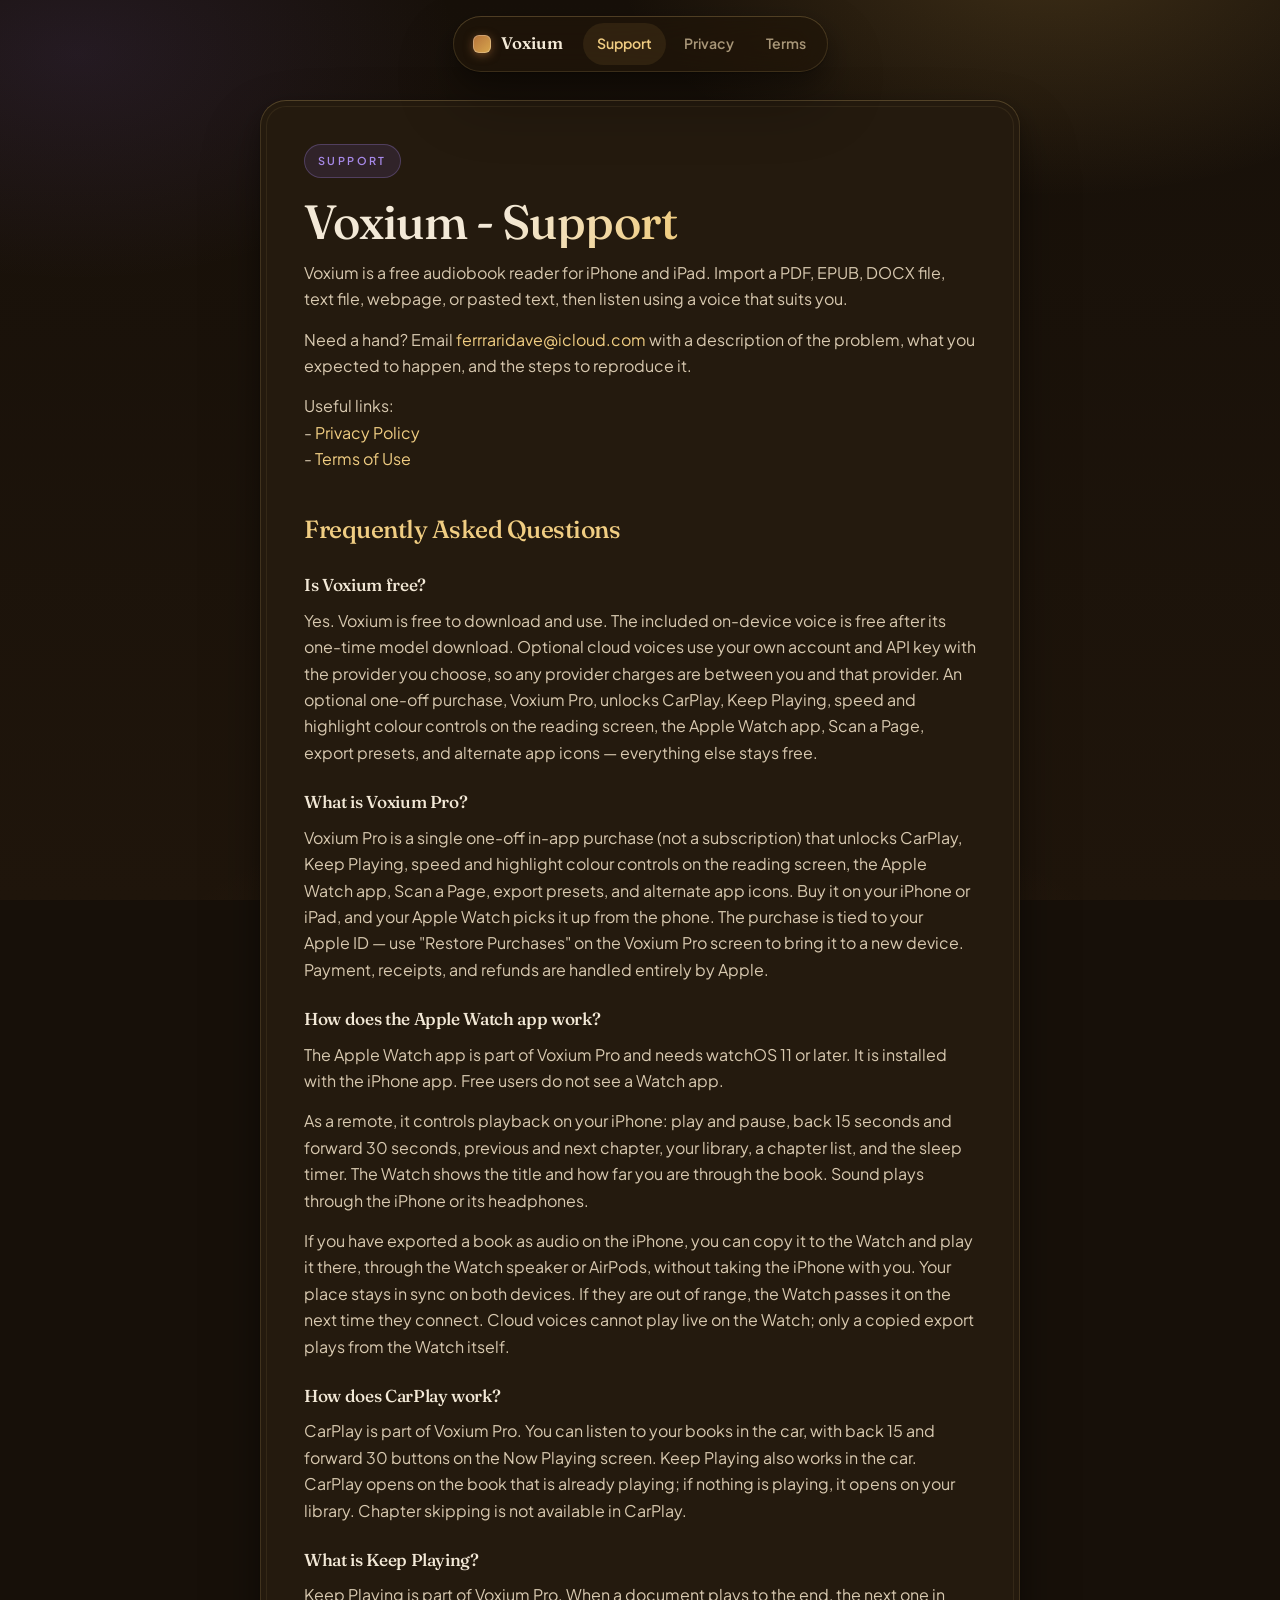
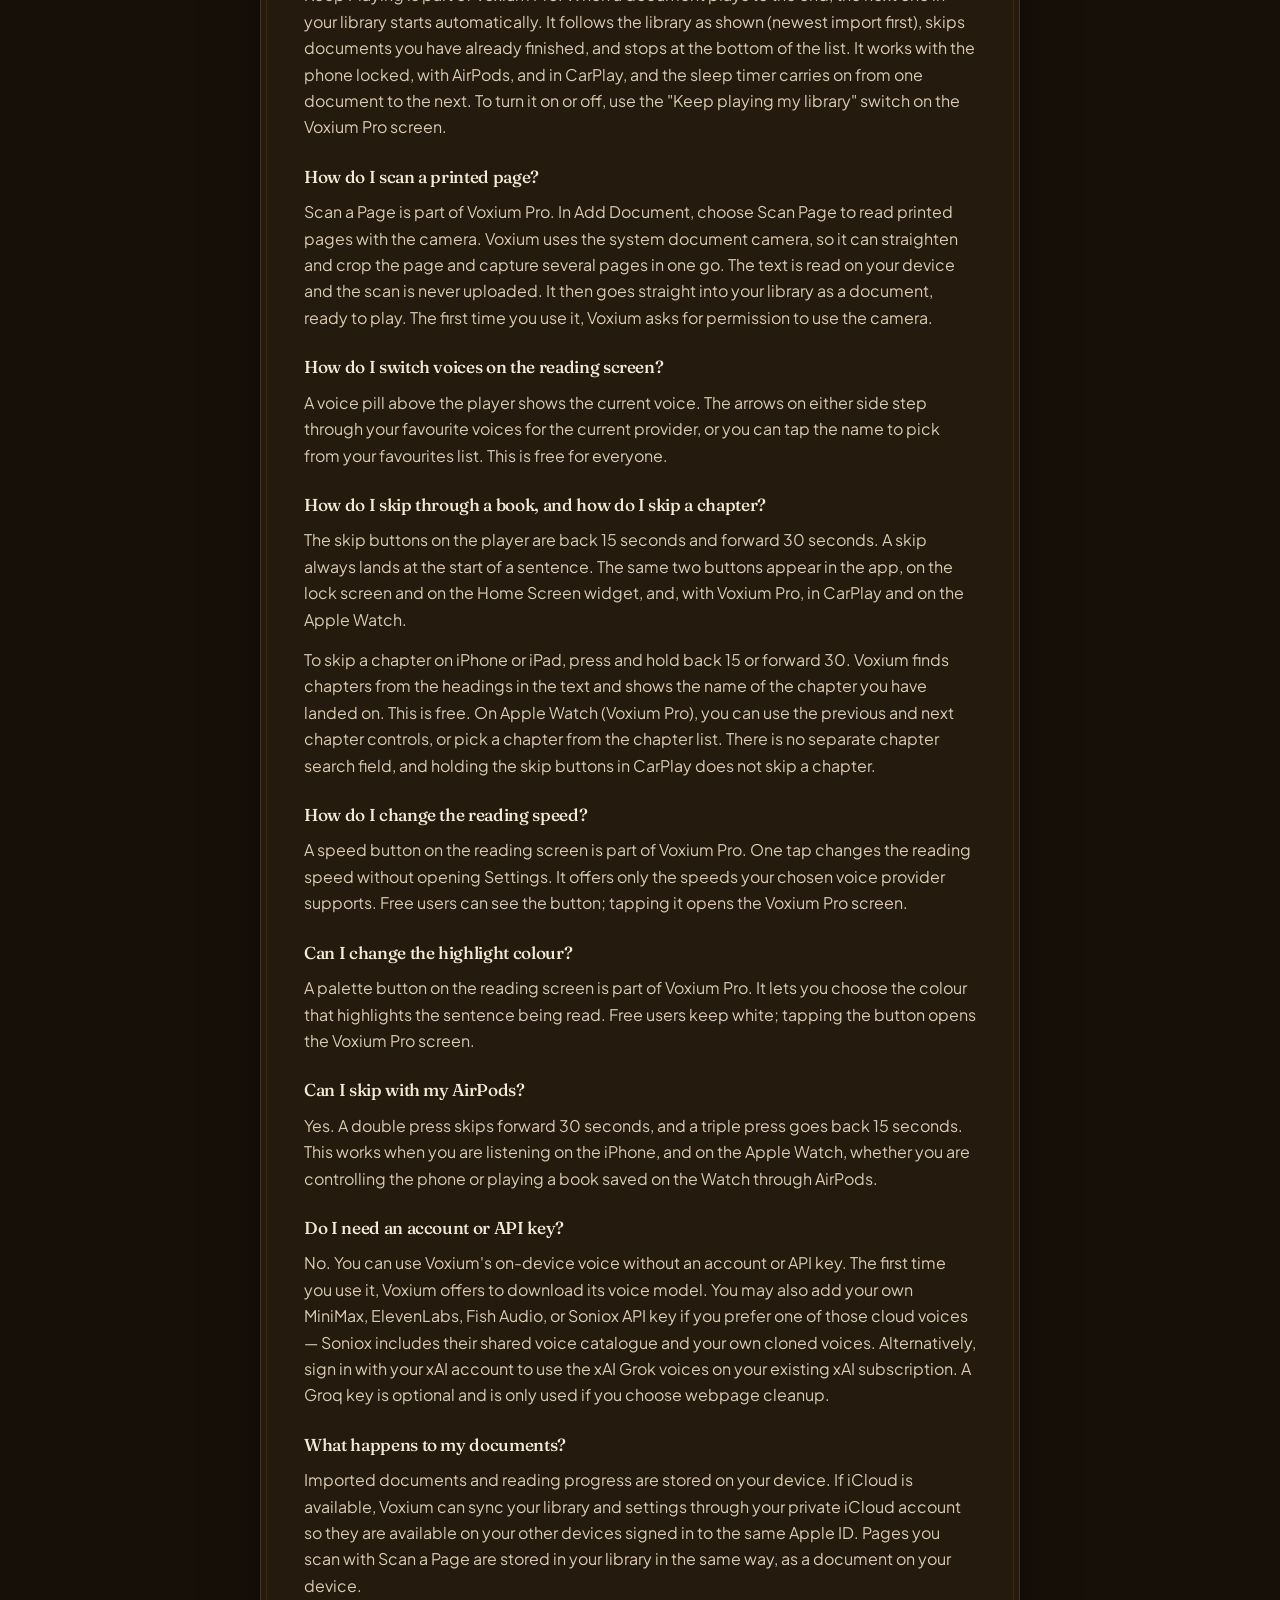
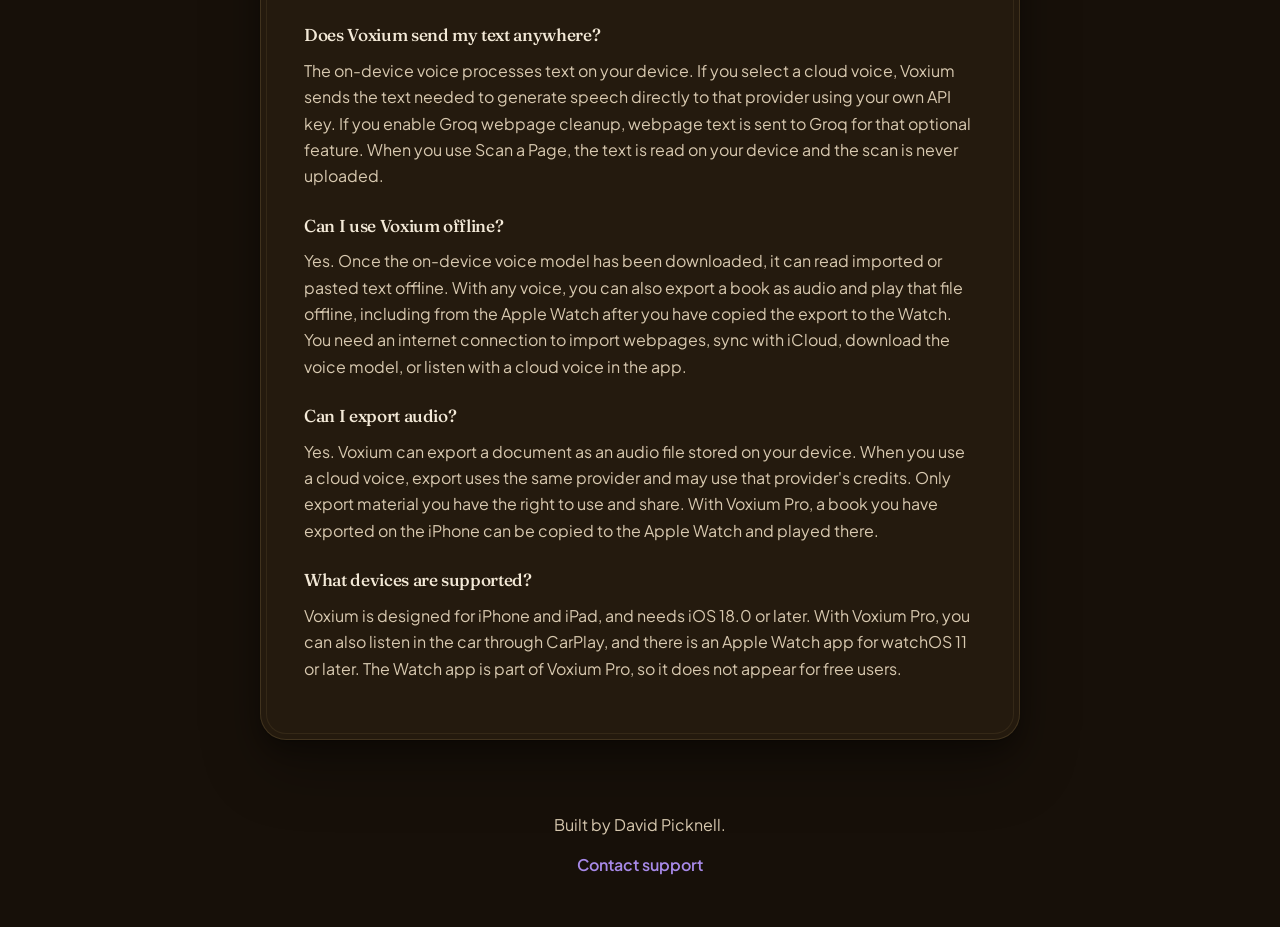
<file: index.html>
<!DOCTYPE html>
<html lang="en">
<head>
    <meta charset="UTF-8" />
    <meta name="viewport" content="width=device-width, initial-scale=1.0" />
    <meta name="description" content="Support for Voxium." />
    <title>Voxium — Support</title>
    <link rel="stylesheet" href="styles.css?v=4" />
</head>
<body>
<nav class="navbar">
    <div class="navbar-inner">
        <a href="index.html" class="navbar-brand"><span class="brand-dot"></span> Voxium</a>
        <div class="navbar-links">
            <a href="index.html" class="active">Support</a>
            <a href="privacy-policy.html">Privacy</a>
            <a href="terms.html">Terms</a>
        </div>
    </div>
</nav>

<main class="page">
    <span class="eyebrow">Support</span>
    <h1>Voxium - Support</h1>

    <p>
        Voxium is a free audiobook reader for iPhone and iPad. Import a PDF, EPUB, DOCX file, text file,
        webpage, or pasted text, then listen using a voice that suits you.
    </p>

    <p>
        Need a hand? Email <a href="mailto:ferrraridave@icloud.com">ferrraridave@icloud.com</a> with a
        description of the problem, what you expected to happen, and the steps to reproduce it.
    </p>

    <p>
        Useful links:<br>
        - <a href="privacy-policy.html">Privacy Policy</a><br>
        - <a href="terms.html">Terms of Use</a>
    </p>

    <h2>Frequently Asked Questions</h2>

    <h3>Is Voxium free?</h3>
    <p>
        Yes. Voxium is free to download and use. The included on-device voice is free after its one-time
        model download. Optional cloud voices use your own account and API key with the provider you choose,
        so any provider charges are between you and that provider. An optional one-off purchase, Voxium Pro,
        unlocks CarPlay, Keep Playing, speed and highlight colour controls on the reading screen, the Apple
        Watch app, Scan a Page, export presets, and alternate app icons — everything else stays free.
    </p>

    <h3>What is Voxium Pro?</h3>
    <p>
        Voxium Pro is a single one-off in-app purchase (not a subscription) that unlocks CarPlay, Keep
        Playing, speed and highlight colour controls on the reading screen, the Apple Watch app, Scan a
        Page, export presets, and alternate app icons. Buy it on your iPhone or iPad, and your Apple Watch
        picks it up from the phone. The purchase is tied to your Apple&nbsp;ID — use
        "Restore Purchases" on the Voxium Pro screen to bring it to a new device. Payment, receipts, and
        refunds are handled entirely by Apple.
    </p>

    <h3>How does the Apple Watch app work?</h3>
    <p>
        The Apple Watch app is part of Voxium Pro and needs watchOS 11 or later. It is installed with the
        iPhone app. Free users do not see a Watch app.
    </p>
    <p>
        As a remote, it controls playback on your iPhone: play and pause, back 15 seconds and forward
        30 seconds, previous and next chapter, your library, a chapter list, and the sleep timer. The Watch
        shows the title and how far you are through the book. Sound plays through the iPhone or its
        headphones.
    </p>
    <p>
        If you have exported a book as audio on the iPhone, you can copy it to the Watch and play it there,
        through the Watch speaker or AirPods, without taking the iPhone with you. Your place stays in
        sync on both devices. If they are out of range, the Watch passes it on the next time they
        connect. Cloud voices cannot play live on the Watch; only a copied export plays from the Watch
        itself.
    </p>

    <h3>How does CarPlay work?</h3>
    <p>
        CarPlay is part of Voxium Pro. You can listen to your books in the car, with back 15 and forward 30
        buttons on the Now Playing screen. Keep Playing also works in the car. CarPlay opens on the book
        that is already playing; if nothing is playing, it opens on your library. Chapter skipping is not
        available in CarPlay.
    </p>

    <h3>What is Keep Playing?</h3>
    <p>
        Keep Playing is part of Voxium Pro. When a document plays to the end, the next one in your library
        starts automatically. It follows the library as shown (newest import first), skips documents you
        have already finished, and stops at the bottom of the list. It works with the phone locked, with
        AirPods, and in CarPlay, and the sleep timer carries on from one document to the next. To turn it
        on or off, use the "Keep playing my library" switch on the Voxium Pro screen.
    </p>

    <h3>How do I scan a printed page?</h3>
    <p>
        Scan a Page is part of Voxium Pro. In Add Document, choose Scan Page to read printed pages with the
        camera. Voxium uses the system document camera, so it can straighten and crop the page and capture
        several pages in one go. The text is read on your device and the scan is never uploaded. It then
        goes straight into your library as a document, ready to play. The first time you use it, Voxium
        asks for permission to use the camera.
    </p>

    <h3>How do I switch voices on the reading screen?</h3>
    <p>
        A voice pill above the player shows the current voice. The arrows on either side step through your
        favourite voices for the current provider, or you can tap the name to pick from your favourites
        list. This is free for everyone.
    </p>

    <h3>How do I skip through a book, and how do I skip a chapter?</h3>
    <p>
        The skip buttons on the player are back 15 seconds and forward 30 seconds. A skip always lands at
        the start of a sentence. The same two buttons appear in the app, on the lock screen and on the
        Home Screen widget, and, with Voxium Pro, in CarPlay and on the Apple Watch.
    </p>
    <p>
        To skip a chapter on iPhone or iPad, press and hold back 15 or forward 30. Voxium finds chapters
        from the headings in the text and shows the name of the chapter you have landed on. This is free.
        On Apple Watch (Voxium Pro), you can use the previous and next chapter controls, or pick a chapter
        from the chapter list. There is no separate chapter search field, and holding the skip buttons in
        CarPlay does not skip a chapter.
    </p>

    <h3>How do I change the reading speed?</h3>
    <p>
        A speed button on the reading screen is part of Voxium Pro. One tap changes the reading speed
        without opening Settings. It offers only the speeds your chosen voice provider supports. Free
        users can see the button; tapping it opens the Voxium Pro screen.
    </p>

    <h3>Can I change the highlight colour?</h3>
    <p>
        A palette button on the reading screen is part of Voxium Pro. It lets you choose the colour that
        highlights the sentence being read. Free users keep white; tapping the button opens the Voxium Pro
        screen.
    </p>

    <h3>Can I skip with my AirPods?</h3>
    <p>
        Yes. A double press skips forward 30 seconds, and a triple press goes back 15 seconds. This works
        when you are listening on the iPhone, and on the Apple Watch, whether you are controlling the phone
        or playing a book saved on the Watch through AirPods.
    </p>

    <h3>Do I need an account or API key?</h3>
    <p>
        No. You can use Voxium's on-device voice without an account or API key. The first time you use it,
        Voxium offers to download its voice model. You may also add your own MiniMax, ElevenLabs, Fish Audio,
        or Soniox API key if you prefer one of those cloud voices — Soniox includes their shared voice
        catalogue and your own cloned voices. Alternatively, sign in with your xAI account to use the
        xAI Grok voices on your existing xAI subscription. A Groq key is optional and is only used if you
        choose webpage cleanup.
    </p>

    <h3>What happens to my documents?</h3>
    <p>
        Imported documents and reading progress are stored on your device. If iCloud is available, Voxium can
        sync your library and settings through your private iCloud account so they are available on your other
        devices signed in to the same Apple ID. Pages you scan with Scan a Page are stored in your library in
        the same way, as a document on your device.
    </p>

    <h3>Does Voxium send my text anywhere?</h3>
    <p>
        The on-device voice processes text on your device. If you select a cloud voice, Voxium sends the text
        needed to generate speech directly to that provider using your own API key. If you enable Groq webpage
        cleanup, webpage text is sent to Groq for that optional feature. When you use Scan a Page, the text is
        read on your device and the scan is never uploaded.
    </p>

    <h3>Can I use Voxium offline?</h3>
    <p>
        Yes. Once the on-device voice model has been downloaded, it can read imported or pasted text offline.
        With any voice, you can also export a book as audio and play that file offline, including from the
        Apple Watch after you have copied the export to the Watch. You need an internet connection to import
        webpages, sync with iCloud, download the voice model, or listen with a cloud voice in the app.
    </p>

    <h3>Can I export audio?</h3>
    <p>
        Yes. Voxium can export a document as an audio file stored on your device. When you use a cloud voice,
        export uses the same provider and may use that provider's credits. Only export material you have the
        right to use and share. With Voxium Pro, a book you have exported on the iPhone can be copied to the
        Apple Watch and played there.
    </p>

    <h3>What devices are supported?</h3>
    <p>
        Voxium is designed for iPhone and iPad, and needs iOS 18.0 or later. With Voxium Pro, you can also
        listen in the car through CarPlay, and there is an Apple Watch app for watchOS 11 or later. The Watch
        app is part of Voxium Pro, so it does not appear for free users.
    </p>
</main>

<footer class="site-footer">
    <p>Built by David Picknell.</p>
    <p><a href="mailto:ferrraridave@icloud.com">Contact support</a></p>
</footer>
</body>
</html>
</file>
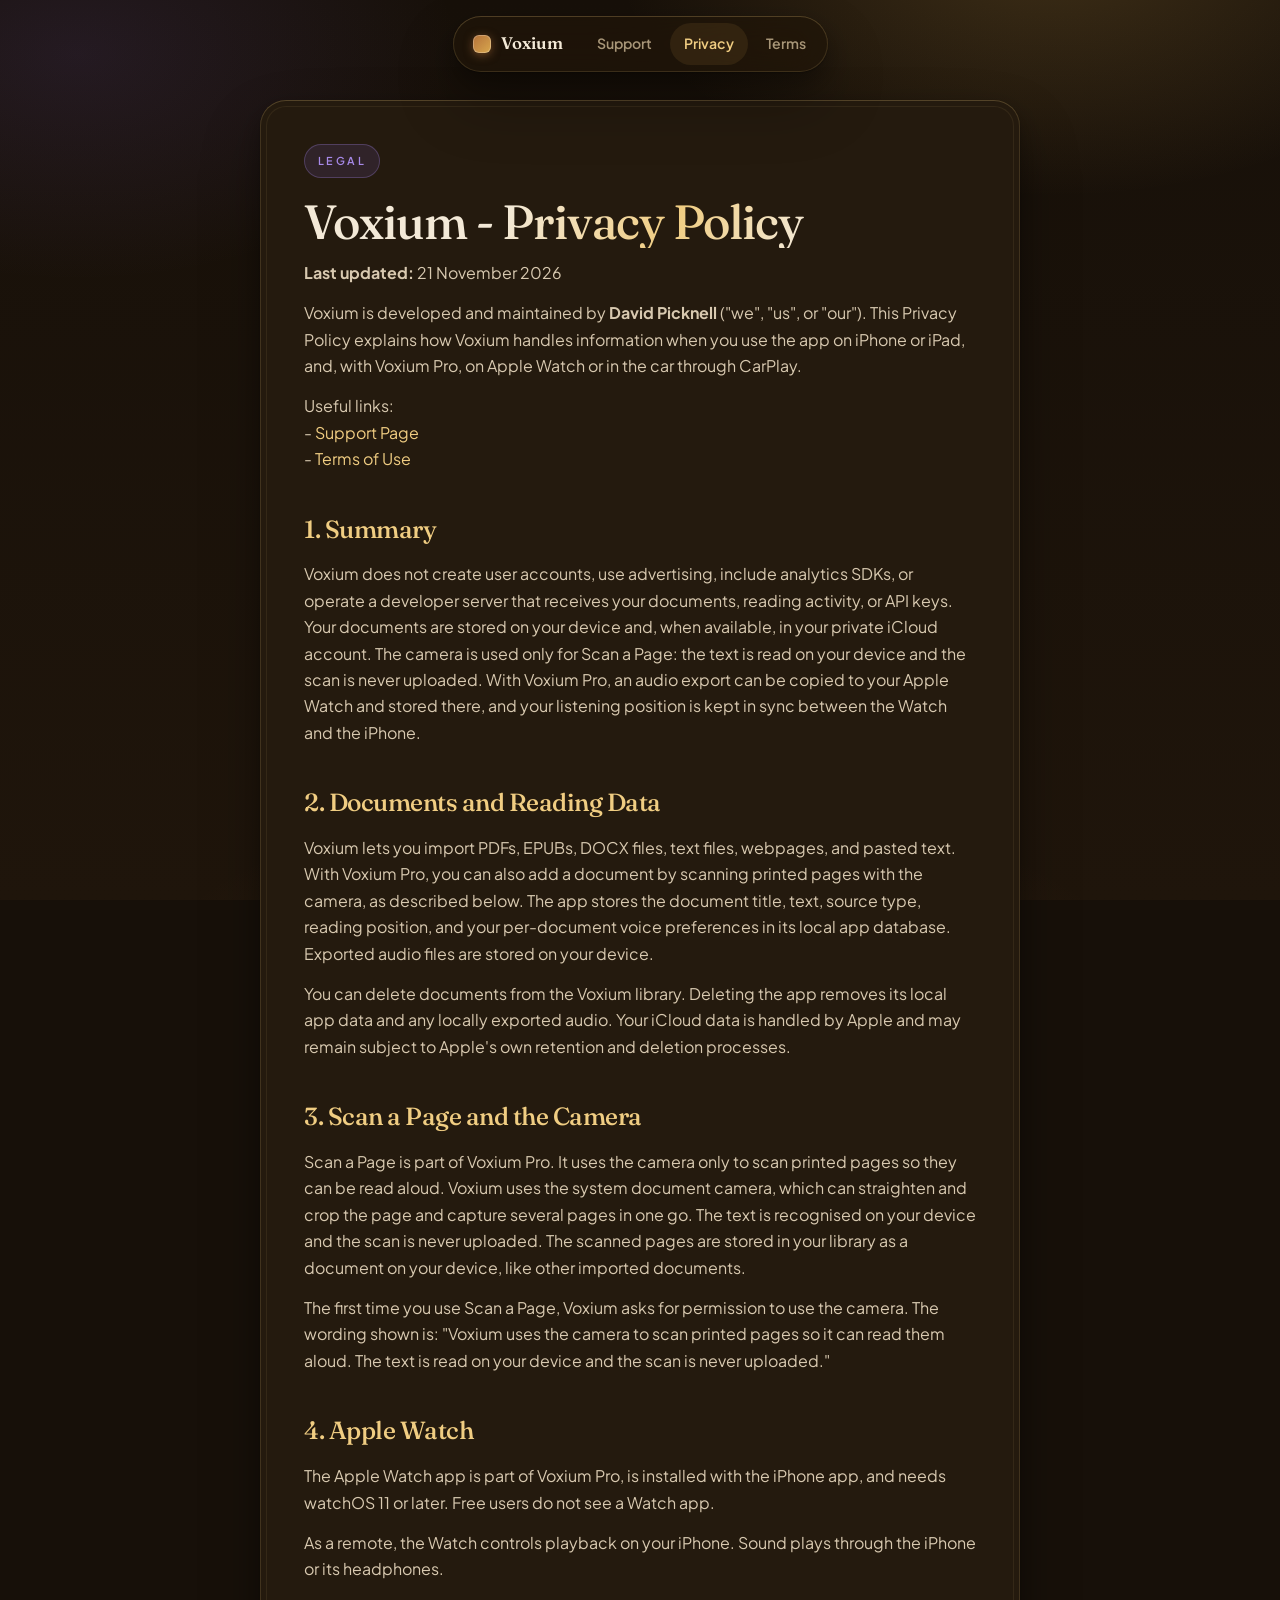
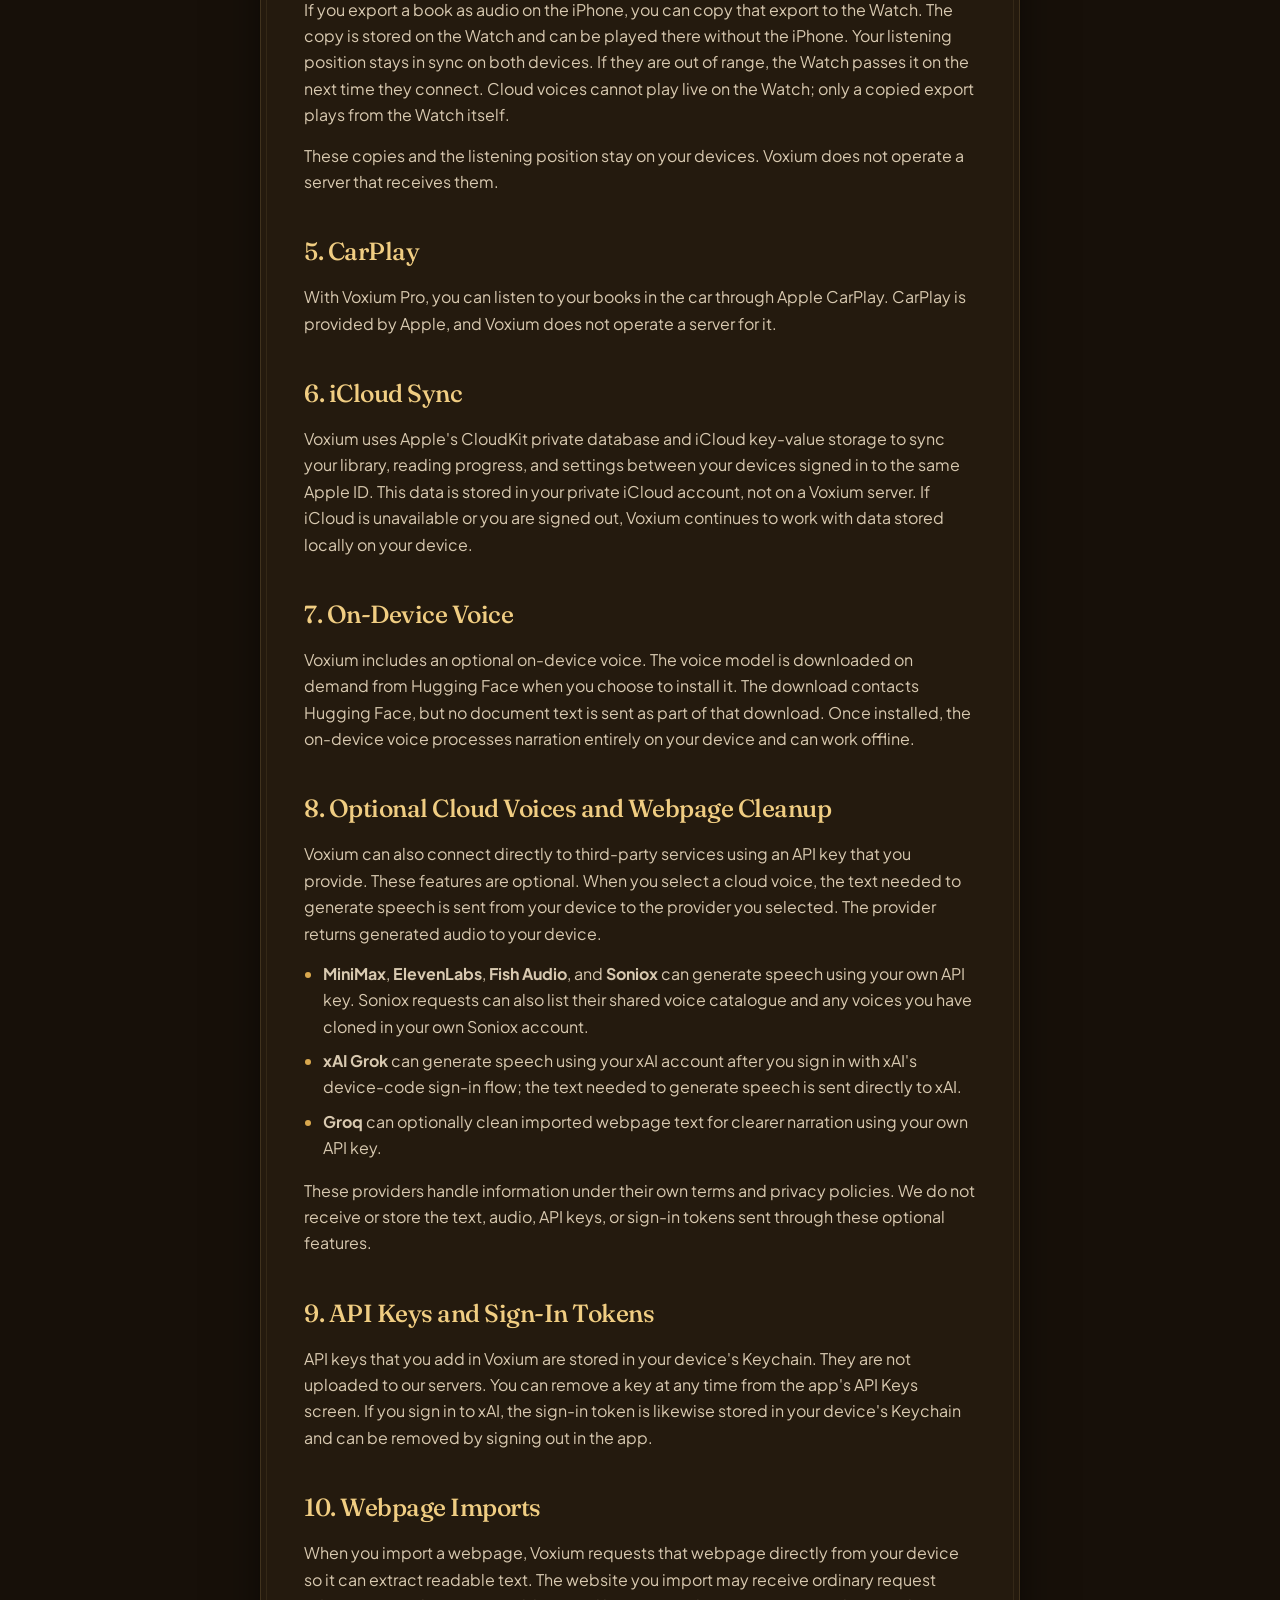
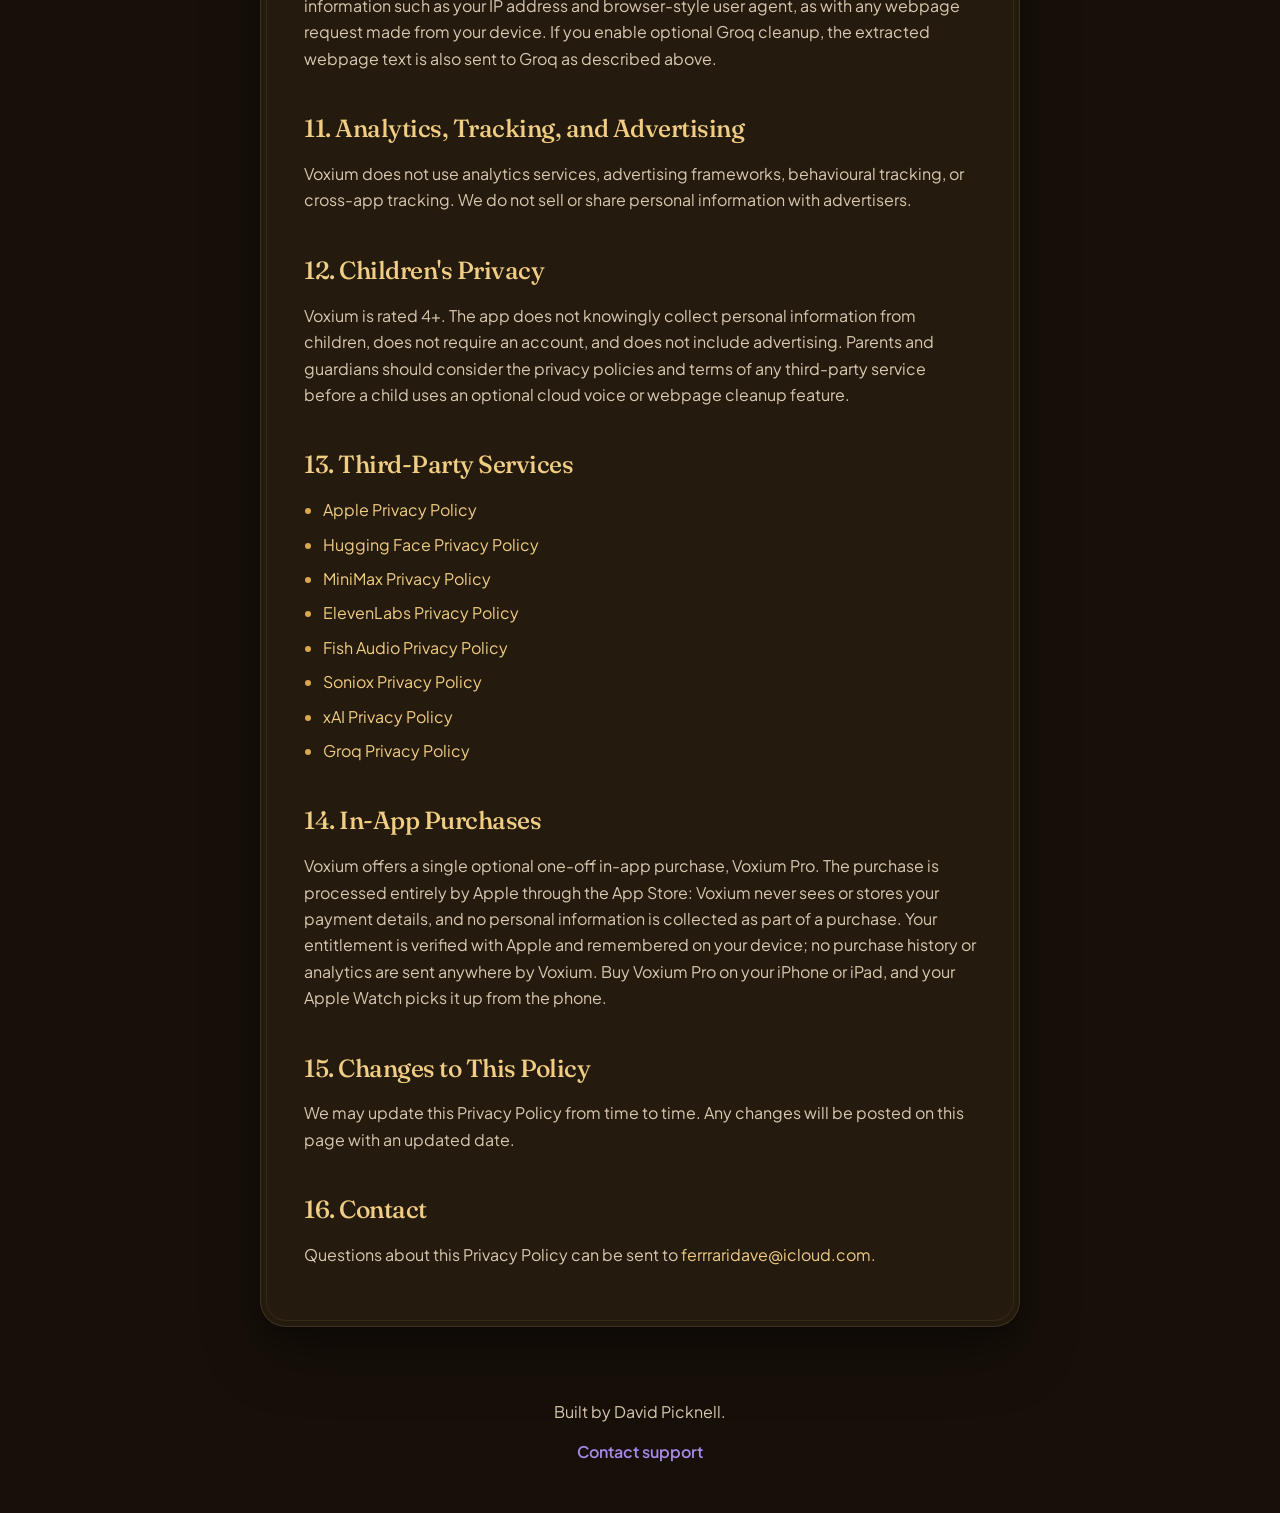
<file: privacy-policy.html>
<!DOCTYPE html>
<html lang="en">
<head>
    <meta charset="UTF-8" />
    <meta name="viewport" content="width=device-width, initial-scale=1.0" />
    <meta name="description" content="Privacy Policy for Voxium." />
    <title>Voxium — Privacy Policy</title>
    <link rel="stylesheet" href="styles.css?v=4" />
</head>
<body>
<nav class="navbar">
    <div class="navbar-inner">
        <a href="index.html" class="navbar-brand"><span class="brand-dot"></span> Voxium</a>
        <div class="navbar-links">
            <a href="index.html">Support</a>
            <a href="privacy-policy.html" class="active">Privacy</a>
            <a href="terms.html">Terms</a>
        </div>
    </div>
</nav>

<main class="page">
    <span class="eyebrow">Legal</span>
    <h1>Voxium - Privacy Policy</h1>
    <p><strong>Last updated:</strong> 21 November 2026</p>

    <p>
        Voxium is developed and maintained by <strong>David Picknell</strong> ("we", "us", or "our").
        This Privacy Policy explains how Voxium handles information when you use the app on iPhone or iPad,
        and, with Voxium Pro, on Apple Watch or in the car through CarPlay.
    </p>

    <p>
        Useful links:<br>
        - <a href="index.html">Support Page</a><br>
        - <a href="terms.html">Terms of Use</a>
    </p>

    <h2>1. Summary</h2>
    <p>
        Voxium does not create user accounts, use advertising, include analytics SDKs, or operate a developer
        server that receives your documents, reading activity, or API keys. Your documents are stored on your
        device and, when available, in your private iCloud account. The camera is used only for Scan a Page:
        the text is read on your device and the scan is never uploaded. With Voxium Pro, an audio export can
        be copied to your Apple Watch and stored there, and your listening position is kept in sync between
        the Watch and the iPhone.
    </p>

    <h2>2. Documents and Reading Data</h2>
    <p>
        Voxium lets you import PDFs, EPUBs, DOCX files, text files, webpages, and pasted text. With Voxium Pro,
        you can also add a document by scanning printed pages with the camera, as described below. The app stores
        the document title, text, source type, reading position, and your per-document voice preferences in its
        local app database. Exported audio files are stored on your device.
    </p>

    <p>
        You can delete documents from the Voxium library. Deleting the app removes its local app data and any
        locally exported audio. Your iCloud data is handled by Apple and may remain subject to Apple's own
        retention and deletion processes.
    </p>

    <h2>3. Scan a Page and the Camera</h2>
    <p>
        Scan a Page is part of Voxium Pro. It uses the camera only to scan printed pages so they can be read
        aloud. Voxium uses the system document camera, which can straighten and crop the page and capture
        several pages in one go. The text is recognised on your device and the scan is never uploaded. The
        scanned pages are stored in your library as a document on your device, like other imported documents.
    </p>
    <p>
        The first time you use Scan a Page, Voxium asks for permission to use the camera. The wording shown is:
        "Voxium uses the camera to scan printed pages so it can read them aloud. The text is read on your
        device and the scan is never uploaded."
    </p>

    <h2>4. Apple Watch</h2>
    <p>
        The Apple Watch app is part of Voxium Pro, is installed with the iPhone app, and needs watchOS 11 or
        later. Free users do not see a Watch app.
    </p>
    <p>
        As a remote, the Watch controls playback on your iPhone. Sound plays through the iPhone or its
        headphones.
    </p>
    <p>
        If you export a book as audio on the iPhone, you can copy that export to the Watch. The copy is stored
        on the Watch and can be played there without the iPhone. Your listening position stays in sync on
        both devices. If they are out of range, the Watch passes it on the next time they connect.
        Cloud voices cannot play live on the Watch; only a copied export plays from the Watch itself.
    </p>
    <p>
        These copies and the listening position stay on your devices. Voxium does not operate a server that
        receives them.
    </p>

    <h2>5. CarPlay</h2>
    <p>
        With Voxium Pro, you can listen to your books in the car through Apple CarPlay. CarPlay is provided by
        Apple, and Voxium does not operate a server for it.
    </p>

    <h2>6. iCloud Sync</h2>
    <p>
        Voxium uses Apple's CloudKit private database and iCloud key-value storage to sync your library,
        reading progress, and settings between your devices signed in to the same Apple ID. This data is stored
        in your private iCloud account, not on a Voxium server. If iCloud is unavailable or you are signed out,
        Voxium continues to work with data stored locally on your device.
    </p>

    <h2>7. On-Device Voice</h2>
    <p>
        Voxium includes an optional on-device voice. The voice model is downloaded on demand from Hugging Face
        when you choose to install it. The download contacts Hugging Face, but no document text is sent as part
        of that download. Once installed, the on-device voice processes narration entirely on your device and
        can work offline.
    </p>

    <h2>8. Optional Cloud Voices and Webpage Cleanup</h2>
    <p>
        Voxium can also connect directly to third-party services using an API key that you provide. These
        features are optional. When you select a cloud voice, the text needed to generate speech is sent from
        your device to the provider you selected. The provider returns generated audio to your device.
    </p>

    <ul>
        <li><strong>MiniMax</strong>, <strong>ElevenLabs</strong>, <strong>Fish Audio</strong>, and <strong>Soniox</strong> can generate speech using your own API key. Soniox requests can also list their shared voice catalogue and any voices you have cloned in your own Soniox account.</li>
        <li><strong>xAI Grok</strong> can generate speech using your xAI account after you sign in with xAI's device-code sign-in flow; the text needed to generate speech is sent directly to xAI.</li>
        <li><strong>Groq</strong> can optionally clean imported webpage text for clearer narration using your own API key.</li>
    </ul>

    <p>
        These providers handle information under their own terms and privacy policies. We do not receive or
        store the text, audio, API keys, or sign-in tokens sent through these optional features.
    </p>

    <h2>9. API Keys and Sign-In Tokens</h2>
    <p>
        API keys that you add in Voxium are stored in your device's Keychain. They are not uploaded to our
        servers. You can remove a key at any time from the app's API Keys screen. If you sign in to xAI,
        the sign-in token is likewise stored in your device's Keychain and can be removed by signing out
        in the app.
    </p>

    <h2>10. Webpage Imports</h2>
    <p>
        When you import a webpage, Voxium requests that webpage directly from your device so it can extract
        readable text. The website you import may receive ordinary request information such as your IP address
        and browser-style user agent, as with any webpage request made from your device. If you enable optional
        Groq cleanup, the extracted webpage text is also sent to Groq as described above.
    </p>

    <h2>11. Analytics, Tracking, and Advertising</h2>
    <p>
        Voxium does not use analytics services, advertising frameworks, behavioural tracking, or cross-app
        tracking. We do not sell or share personal information with advertisers.
    </p>

    <h2>12. Children's Privacy</h2>
    <p>
        Voxium is rated 4+. The app does not knowingly collect personal information from children, does not
        require an account, and does not include advertising. Parents and guardians should consider the privacy
        policies and terms of any third-party service before a child uses an optional cloud voice or webpage
        cleanup feature.
    </p>

    <h2>13. Third-Party Services</h2>
    <ul>
        <li><a href="https://www.apple.com/legal/privacy/">Apple Privacy Policy</a></li>
        <li><a href="https://huggingface.co/privacy">Hugging Face Privacy Policy</a></li>
        <li><a href="https://www.minimax.io/privacy-policy">MiniMax Privacy Policy</a></li>
        <li><a href="https://elevenlabs.io/privacy">ElevenLabs Privacy Policy</a></li>
        <li><a href="https://fish.audio/privacy/">Fish Audio Privacy Policy</a></li>
        <li><a href="https://soniox.com/policies/privacy-policy">Soniox Privacy Policy</a></li>
        <li><a href="https://x.ai/legal/privacy-policy">xAI Privacy Policy</a></li>
        <li><a href="https://groq.com/privacy-policy/">Groq Privacy Policy</a></li>
    </ul>

    <h2>14. In-App Purchases</h2>
    <p>
        Voxium offers a single optional one-off in-app purchase, Voxium Pro. The purchase is processed
        entirely by Apple through the App Store: Voxium never sees or stores your payment details, and no
        personal information is collected as part of a purchase. Your entitlement is verified with Apple
        and remembered on your device; no purchase history or analytics are sent anywhere by Voxium.
        Buy Voxium Pro on your iPhone or iPad, and your Apple Watch picks it up from the phone.
    </p>

    <h2>15. Changes to This Policy</h2>
    <p>
        We may update this Privacy Policy from time to time. Any changes will be posted on this page with an
        updated date.
    </p>

    <h2>16. Contact</h2>
    <p>
        Questions about this Privacy Policy can be sent to
        <a href="mailto:ferrraridave@icloud.com">ferrraridave@icloud.com</a>.
    </p>
</main>

<footer class="site-footer">
    <p>Built by David Picknell.</p>
    <p><a href="mailto:ferrraridave@icloud.com">Contact support</a></p>
</footer>
</body>
</html>
</file>
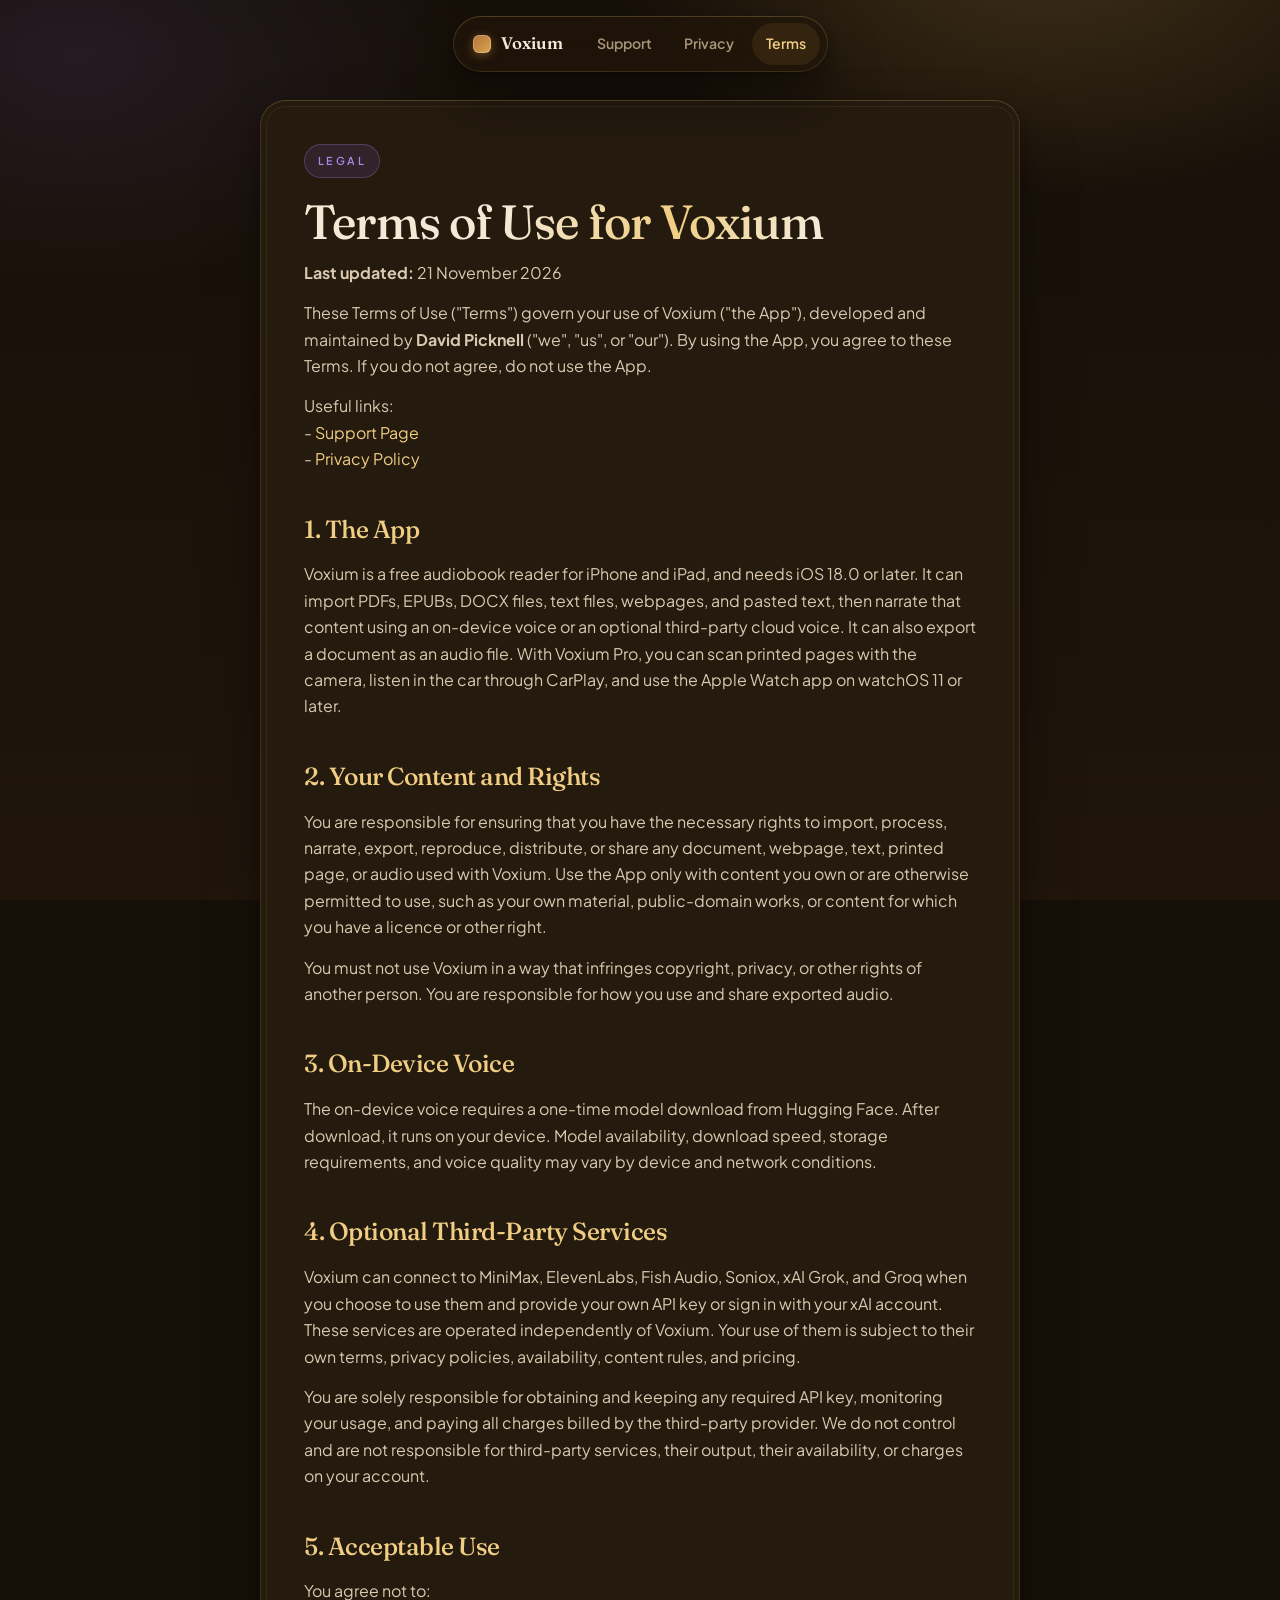
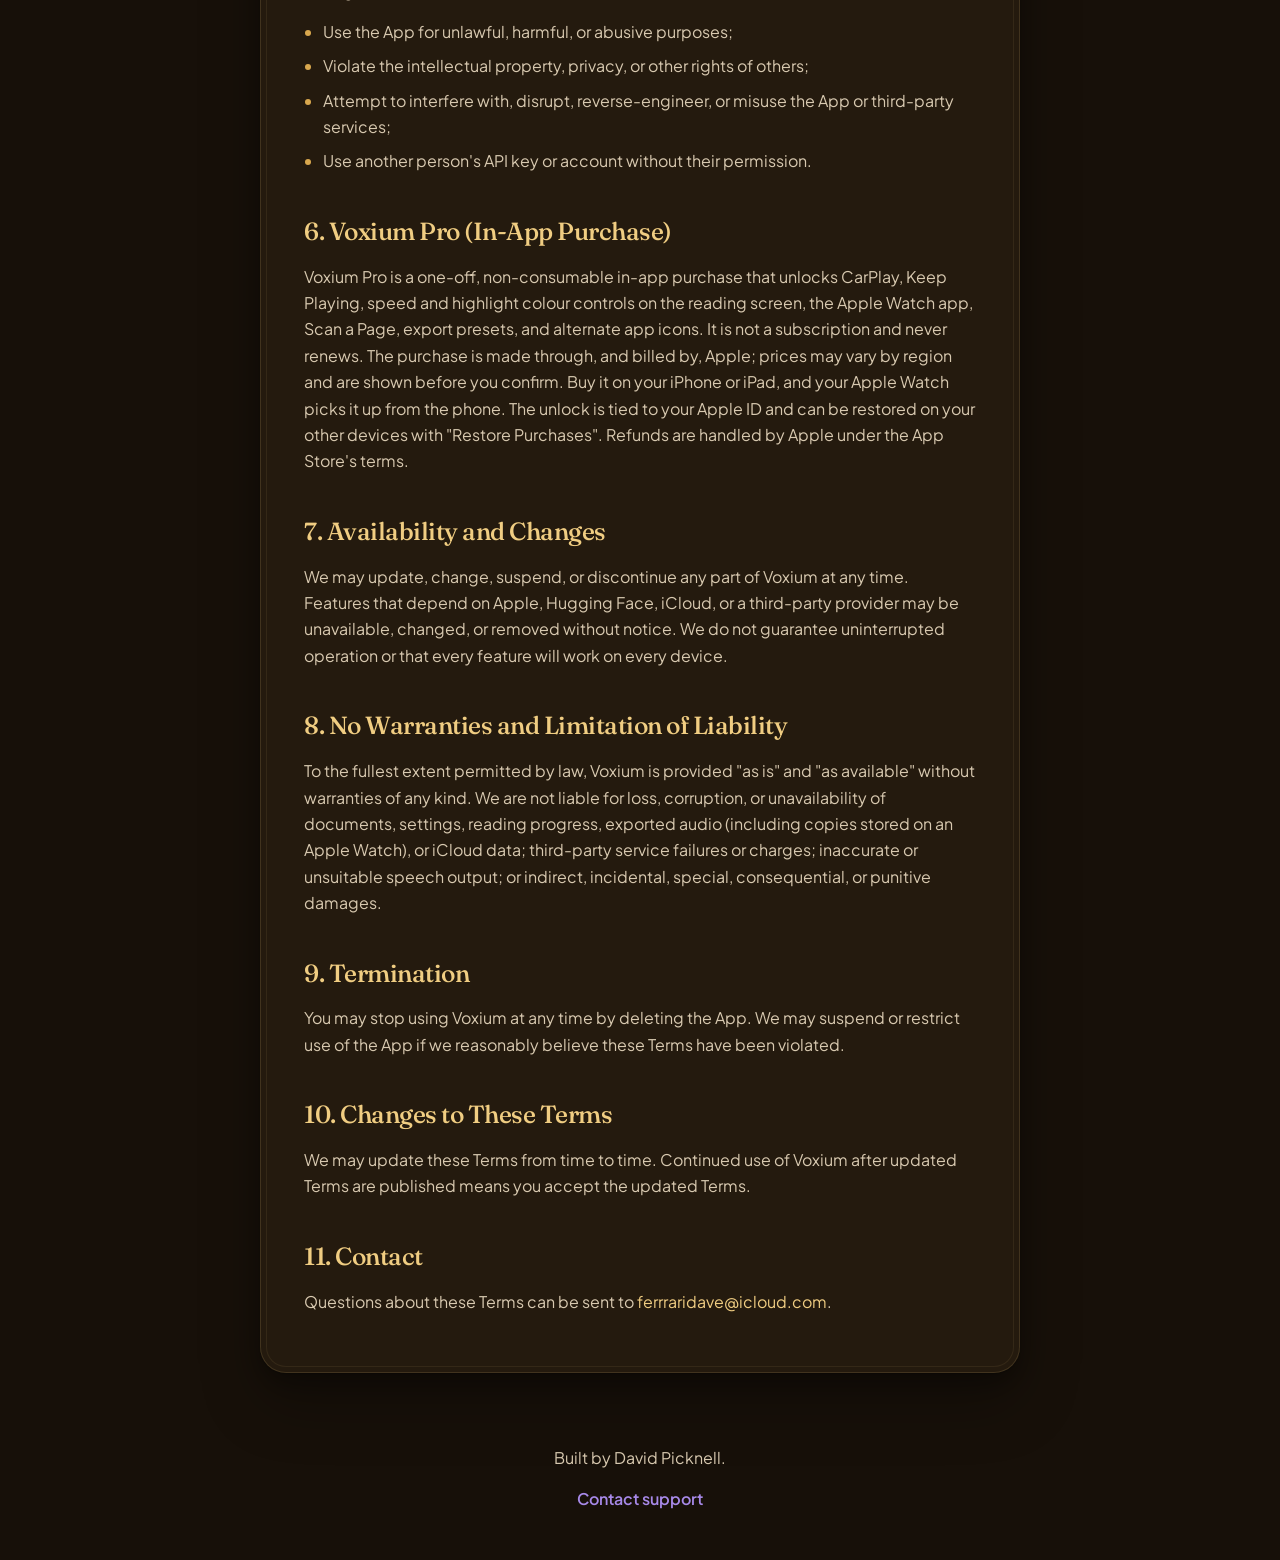
<file: terms.html>
<!DOCTYPE html>
<html lang="en">
<head>
    <meta charset="UTF-8" />
    <meta name="viewport" content="width=device-width, initial-scale=1.0" />
    <meta name="description" content="Terms of Use for Voxium." />
    <title>Voxium — Terms of Use</title>
    <link rel="stylesheet" href="styles.css?v=4" />
</head>
<body>
<nav class="navbar">
    <div class="navbar-inner">
        <a href="index.html" class="navbar-brand"><span class="brand-dot"></span> Voxium</a>
        <div class="navbar-links">
            <a href="index.html">Support</a>
            <a href="privacy-policy.html">Privacy</a>
            <a href="terms.html" class="active">Terms</a>
        </div>
    </div>
</nav>

<main class="page">
    <span class="eyebrow">Legal</span>
    <h1>Terms of Use for Voxium</h1>
    <p><strong>Last updated:</strong> 21 November 2026</p>

    <p>
        These Terms of Use ("Terms") govern your use of Voxium ("the App"), developed and maintained by
        <strong>David Picknell</strong> ("we", "us", or "our"). By using the App, you agree to these
        Terms. If you do not agree, do not use the App.
    </p>

    <p>
        Useful links:<br>
        - <a href="index.html">Support Page</a><br>
        - <a href="privacy-policy.html">Privacy Policy</a>
    </p>

    <h2>1. The App</h2>
    <p>
        Voxium is a free audiobook reader for iPhone and iPad, and needs iOS 18.0 or later. It can import
        PDFs, EPUBs, DOCX files, text files, webpages, and pasted text, then narrate that content using an
        on-device voice or an optional third-party cloud voice. It can also export a document as an audio
        file. With Voxium Pro, you can scan printed pages with the camera, listen in the car through CarPlay,
        and use the Apple Watch app on watchOS 11 or later.
    </p>

    <h2>2. Your Content and Rights</h2>
    <p>
        You are responsible for ensuring that you have the necessary rights to import, process, narrate,
        export, reproduce, distribute, or share any document, webpage, text, printed page, or audio used with
        Voxium. Use the App only with content you own or are otherwise permitted to use, such as your own
        material, public-domain works, or content for which you have a licence or other right.
    </p>

    <p>
        You must not use Voxium in a way that infringes copyright, privacy, or other rights of another person.
        You are responsible for how you use and share exported audio.
    </p>

    <h2>3. On-Device Voice</h2>
    <p>
        The on-device voice requires a one-time model download from Hugging Face. After download, it runs on
        your device. Model availability, download speed, storage requirements, and voice quality may vary by
        device and network conditions.
    </p>

    <h2>4. Optional Third-Party Services</h2>
    <p>
        Voxium can connect to MiniMax, ElevenLabs, Fish Audio, Soniox, xAI Grok, and Groq when you choose to
        use them and provide your own API key or sign in with your xAI account. These services are operated
        independently of Voxium. Your use of them is subject to their own terms, privacy policies,
        availability, content rules, and pricing.
    </p>

    <p>
        You are solely responsible for obtaining and keeping any required API key, monitoring your usage, and
        paying all charges billed by the third-party provider. We do not control and are not responsible for
        third-party services, their output, their availability, or charges on your account.
    </p>

    <h2>5. Acceptable Use</h2>
    <p>You agree not to:</p>
    <ul>
        <li>Use the App for unlawful, harmful, or abusive purposes;</li>
        <li>Violate the intellectual property, privacy, or other rights of others;</li>
        <li>Attempt to interfere with, disrupt, reverse-engineer, or misuse the App or third-party services;</li>
        <li>Use another person's API key or account without their permission.</li>
    </ul>

    <h2>6. Voxium Pro (In-App Purchase)</h2>
    <p>
        Voxium Pro is a one-off, non-consumable in-app purchase that unlocks CarPlay, Keep Playing, speed and
        highlight colour controls on the reading screen, the Apple Watch app, Scan a Page, export presets, and
        alternate app icons. It is not a subscription and never renews. The purchase is made through, and
        billed by, Apple; prices may vary by region and are shown before you confirm. Buy it on your iPhone or
        iPad, and your Apple Watch picks it up from the phone. The unlock is tied to your Apple&nbsp;ID and
        can be restored on your other devices with "Restore Purchases". Refunds are handled by Apple under the
        App Store's terms.
    </p>

    <h2>7. Availability and Changes</h2>
    <p>
        We may update, change, suspend, or discontinue any part of Voxium at any time. Features that depend on
        Apple, Hugging Face, iCloud, or a third-party provider may be unavailable, changed, or removed without
        notice. We do not guarantee uninterrupted operation or that every feature will work on every device.
    </p>

    <h2>8. No Warranties and Limitation of Liability</h2>
    <p>
        To the fullest extent permitted by law, Voxium is provided "as is" and "as available" without warranties
        of any kind. We are not liable for loss, corruption, or unavailability of documents, settings, reading
        progress, exported audio (including copies stored on an Apple Watch), or iCloud data; third-party
        service failures or charges; inaccurate or unsuitable speech output; or indirect, incidental, special,
        consequential, or punitive damages.
    </p>

    <h2>9. Termination</h2>
    <p>
        You may stop using Voxium at any time by deleting the App. We may suspend or restrict use of the App if
        we reasonably believe these Terms have been violated.
    </p>

    <h2>10. Changes to These Terms</h2>
    <p>
        We may update these Terms from time to time. Continued use of Voxium after updated Terms are published
        means you accept the updated Terms.
    </p>

    <h2>11. Contact</h2>
    <p>
        Questions about these Terms can be sent to
        <a href="mailto:ferrraridave@icloud.com">ferrraridave@icloud.com</a>.
    </p>
</main>

<footer class="site-footer">
    <p>Built by David Picknell.</p>
    <p><a href="mailto:ferrraridave@icloud.com">Contact support</a></p>
</footer>
</body>
</html>
</file>
<file: styles.css>
@import url('https://fonts.googleapis.com/css2?family=Fraunces:opsz,wght@9..144,500;9..144,600&family=Plus+Jakarta+Sans:wght@400;600;700&display=swap');

:root {
    --cream: #f3e9d7;
    --cream-soft: #d8c9b0;
    --muted: #a89678;
    --faint: #7d6f56;
    --bg: #171009;
    --bg-2: #1f150b;
    --panel: #241a0e;
    --gold: #d9a84e;
    --gold-2: #f0cd82;
    --ember: #b4713a;
    --purple: #a789e8;
    --purple-2: #7b5cc9;
    --ring: rgba(240, 205, 130, 0.14);
    --ring-2: rgba(240, 205, 130, 0.08);
    --highlight: inset 0 1px 0 rgba(240, 205, 130, 0.10);
    --shadow-soft:
        0 1px 2px rgba(0, 0, 0, 0.30),
        0 10px 24px rgba(0, 0, 0, 0.28),
        0 30px 60px rgba(0, 0, 0, 0.26);
    --radius: 26px;
    --radius-inner: 20px;
    --ease: cubic-bezier(0.32, 0.72, 0, 1);
}

*, *::before, *::after { box-sizing: border-box; }

html { scroll-behavior: smooth; }

body {
    margin: 0;
    min-height: 100vh;
    font-family: "Plus Jakarta Sans", -apple-system, BlinkMacSystemFont, "Segoe UI", sans-serif;
    color: var(--cream);
    background: var(--bg);
    line-height: 1.65;
    -webkit-font-smoothing: antialiased;
}

body::before {
    content: "";
    position: fixed;
    inset: 0;
    z-index: -2;
    background:
        radial-gradient(55% 45% at 82% -6%, rgba(217, 168, 78, 0.20), transparent 62%),
        radial-gradient(50% 42% at 6% 6%, rgba(123, 92, 201, 0.13), transparent 60%),
        radial-gradient(70% 50% at 50% 118%, rgba(180, 113, 58, 0.16), transparent 62%),
        linear-gradient(180deg, var(--bg), var(--bg-2));
    pointer-events: none;
}

a {
    color: var(--gold-2);
    word-break: break-word;
    text-decoration: none;
    transition: color 0.3s var(--ease);
}
a:hover { color: var(--cream); text-decoration: underline; }

.navbar {
    position: sticky;
    top: 0;
    z-index: 100;
    padding: 16px 16px 0;
    background: transparent;
    pointer-events: none;
}

.navbar-inner {
    width: fit-content;
    max-width: calc(100% - 8px);
    margin: 0 auto;
    height: 56px;
    padding: 0 8px 0 20px;
    display: flex;
    align-items: center;
    gap: 20px;
    border-radius: 999px;
    background: rgba(31, 21, 11, 0.72);
    backdrop-filter: blur(22px) saturate(160%);
    -webkit-backdrop-filter: blur(22px) saturate(160%);
    box-shadow: var(--shadow-soft), inset 0 0 0 1px var(--ring), var(--highlight);
    pointer-events: auto;
    /* WebKit fails to composite sticky+backdrop-filter on first paint —
       the pill was invisible until the first touch, then popped in over
       the content (in-app link opens, Aug 31). Forcing the layer up front
       makes it paint with the page. */
    transform: translateZ(0);
    will-change: transform;
}

.navbar-brand {
    display: inline-flex;
    align-items: center;
    gap: 10px;
    color: var(--cream);
    text-decoration: none;
    font-family: "Fraunces", Georgia, serif;
    font-size: 1.05rem;
    font-weight: 600;
    white-space: nowrap;
}
.navbar-brand:hover { text-decoration: none; color: var(--cream); }

.brand-dot {
    width: 18px;
    height: 18px;
    border-radius: 6px;
    background: linear-gradient(135deg, var(--ember), var(--gold));
    box-shadow: inset 0 0 0 1px rgba(255, 255, 255, 0.25), 0 2px 10px rgba(180, 113, 58, 0.55);
}

.navbar-links {
    display: flex;
    align-items: center;
    gap: 4px;
}

.navbar-links a {
    color: var(--muted);
    text-decoration: none;
    font-size: 0.88rem;
    font-weight: 600;
    padding: 9px 14px;
    border-radius: 999px;
    white-space: nowrap;
    transition: color 0.4s var(--ease), background 0.4s var(--ease);
}
.navbar-links a:hover,
.navbar-links a.active {
    color: var(--gold-2);
    background: rgba(217, 168, 78, 0.10);
    text-decoration: none;
}

.page {
    width: min(760px, calc(100% - 32px));
    margin: 28px auto 72px;
    padding: clamp(28px, 5vw, 44px);
    position: relative;
    background: var(--panel);
    border-radius: var(--radius);
    box-shadow: var(--shadow-soft), inset 0 0 0 1px var(--ring), var(--highlight);
}

.page::before {
    content: "";
    position: absolute;
    inset: 6px;
    border-radius: var(--radius-inner);
    box-shadow: inset 0 0 0 1px var(--ring-2);
    pointer-events: none;
}

.eyebrow {
    display: inline-flex;
    margin-bottom: 18px;
    padding: 8px 14px;
    border-radius: 999px;
    font-size: 0.68rem;
    font-weight: 600;
    text-transform: uppercase;
    letter-spacing: 0.22em;
    color: var(--purple);
    background: rgba(123, 92, 201, 0.14);
    box-shadow: inset 0 0 0 1px rgba(167, 137, 232, 0.28);
}

h1, h2, h3 {
    font-family: "Fraunces", Georgia, serif;
    font-weight: 500;
    letter-spacing: -0.02em;
    color: var(--cream);
}

h1 {
    margin: 0 0 12px;
    font-size: clamp(2rem, 5vw, 3rem);
    line-height: 1.08;
    background: linear-gradient(115deg, var(--cream) 30%, var(--gold-2) 55%, var(--cream) 75%);
    -webkit-background-clip: text;
    background-clip: text;
    -webkit-text-fill-color: transparent;
}

h2 {
    margin: 36px 0 12px;
    font-size: clamp(1.25rem, 2.6vw, 1.55rem);
    color: var(--gold-2);
}

h3 {
    margin: 22px 0 8px;
    font-size: 1.08rem;
    color: var(--cream);
}

p, li {
    color: var(--cream-soft);
    font-size: 1rem;
}

p { margin: 0 0 14px; }

.meta {
    color: var(--muted);
    font-size: 0.95rem;
    margin-bottom: 22px;
}

.links {
    margin: 18px 0 8px;
    color: var(--muted);
}

.links a { font-weight: 600; }

ul {
    margin: 0 0 16px;
    padding-left: 1.2em;
}

li { margin: 8px 0; }
li::marker { color: var(--gold); }

.note {
    margin: 18px 0 22px;
    padding: 16px 18px;
    border-radius: 16px;
    color: var(--cream-soft);
    background: rgba(123, 92, 201, 0.10);
    box-shadow: inset 0 0 0 1px rgba(167, 137, 232, 0.22);
    border-left: 3px solid var(--purple);
}
.note strong { color: var(--cream); }

.faq {
    margin-top: 8px;
    padding-top: 8px;
}

.faq h3 {
    margin-top: 26px;
    padding-top: 4px;
}

.site-footer {
    width: min(760px, calc(100% - 32px));
    margin: 0 auto 48px;
    color: var(--faint);
    font-size: 0.9rem;
    text-align: center;
}

.site-footer a {
    color: var(--purple);
    font-weight: 600;
}

@media (max-width: 640px) {
    .navbar-inner {
        width: 100%;
        justify-content: space-between;
        padding-right: 12px;
        gap: 8px;
    }
    .navbar-links a { padding: 8px 10px; font-size: 0.82rem; }
    .page { margin-top: 20px; }
}
</file>
